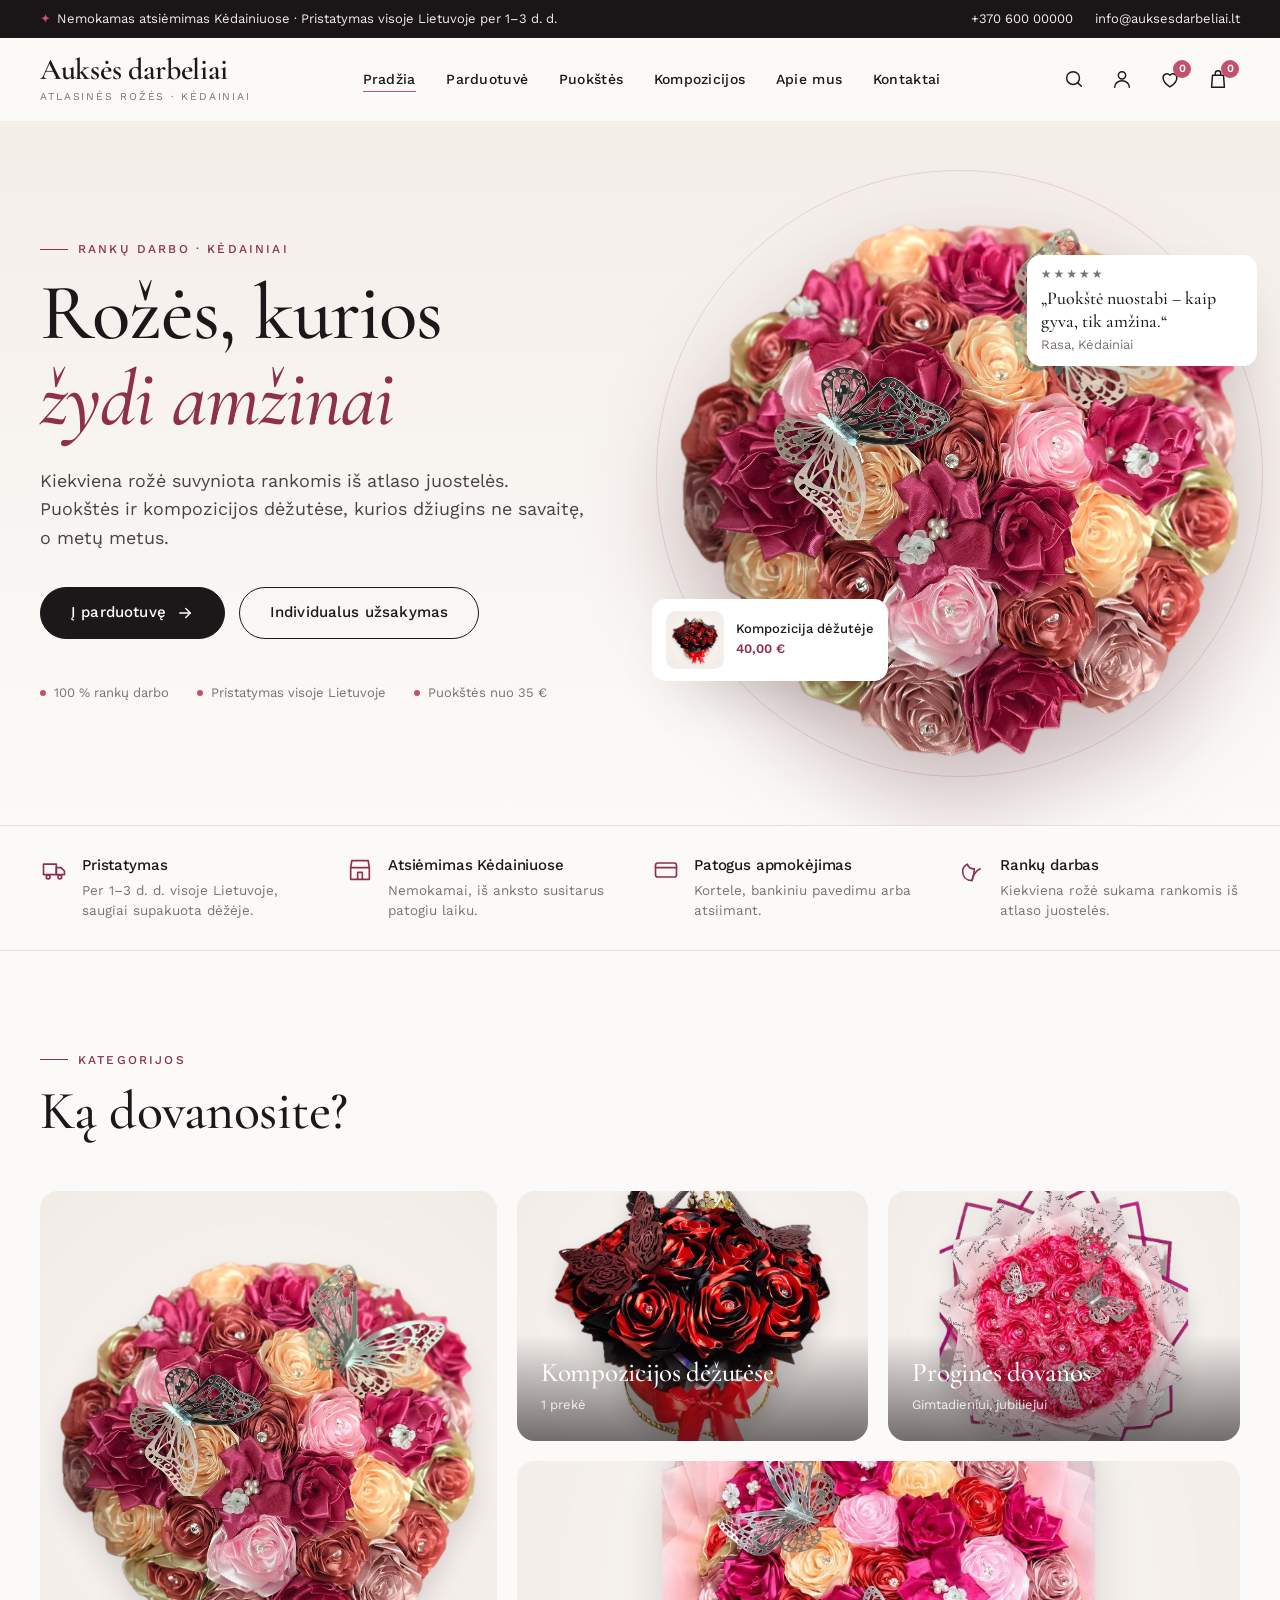
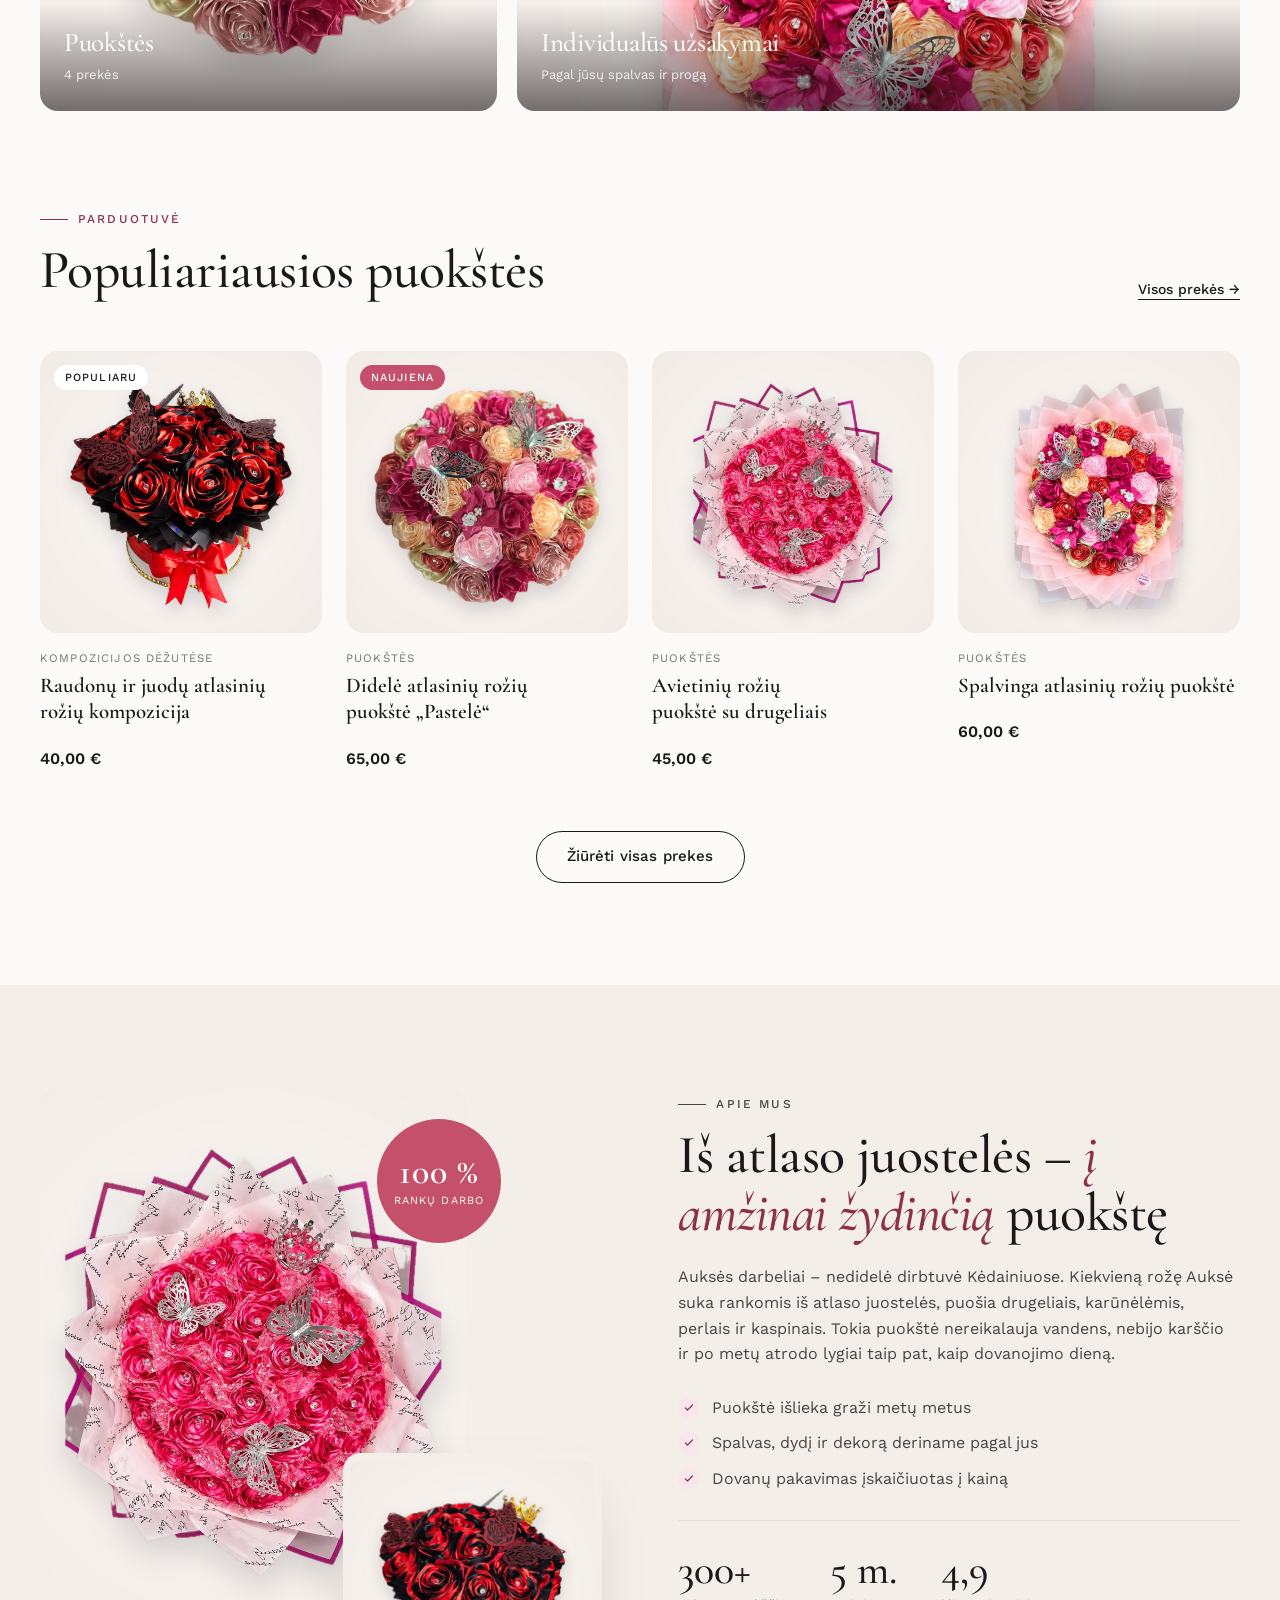
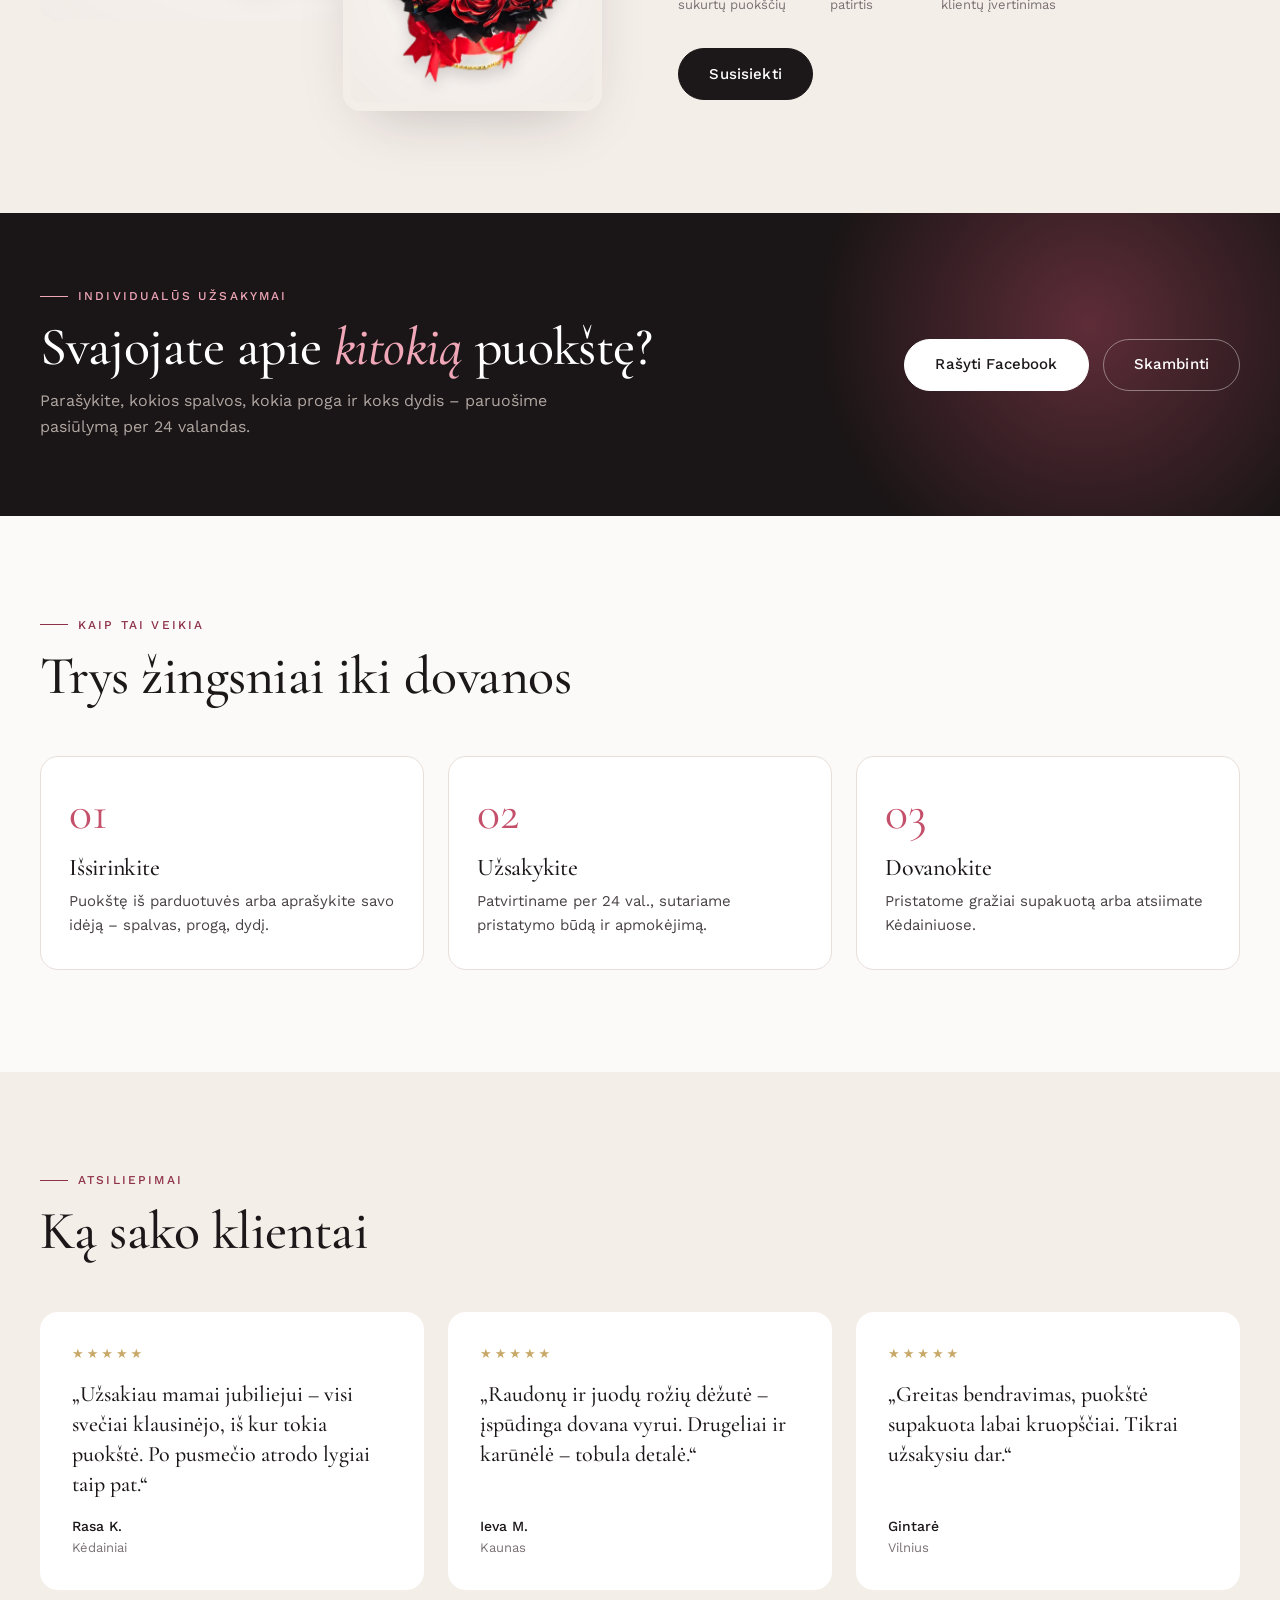
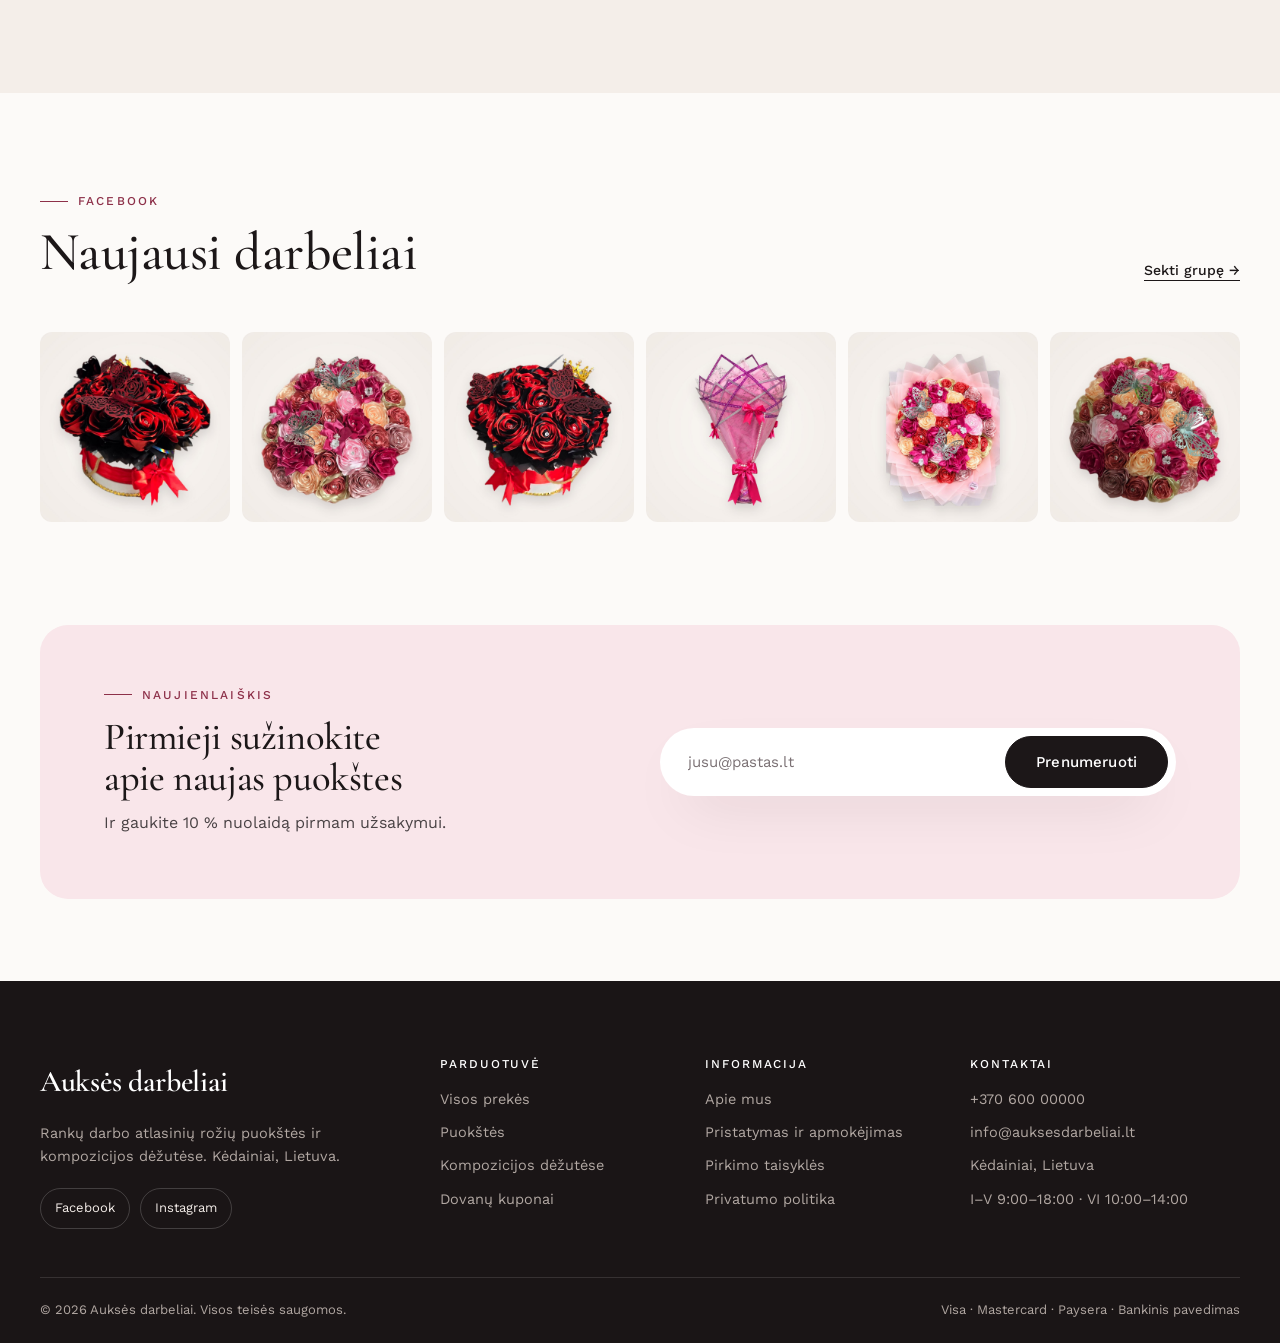
<file: index.html>
<!DOCTYPE html>
<html lang="lt">
<head>
<meta charset="utf-8">
<meta name="viewport" content="width=device-width, initial-scale=1">
<title>Auksės darbeliai – rankų darbo atlasinių rožių puokštės | Kėdainiai</title>
<meta name="description" content="Rankų darbo atlasinių rožių puokštės ir kompozicijos dėžutėse, kurios niekada nenuvysta. Kėdainiai, pristatymas visoje Lietuvoje.">
<link rel="preconnect" href="https://fonts.googleapis.com">
<link rel="preconnect" href="https://fonts.gstatic.com" crossorigin>
<link href="https://fonts.googleapis.com/css2?family=Cormorant+Garamond:ital,wght@0,500;0,600;1,500&family=Work+Sans:wght@300;400;500;600&display=swap" rel="stylesheet">
<link rel="stylesheet" href="assets/css/style.css">
</head>
<body class="page-home">
<a class="skip" href="#main">Pereiti į turinį</a>

<div class="topbar">
  <div class="container topbar__inner">
    <p class="topbar__msg"><span>✦</span>Nemokamas atsiėmimas Kėdainiuose · Pristatymas visoje Lietuvoje per 1–3 d. d.</p>
    <div class="topbar__links"><a href="tel:+37060000000">+370 600 00000</a><a href="mailto:info@auksesdarbeliai.lt">info@auksesdarbeliai.lt</a></div>
  </div>
</div>

<header class="header" id="header">
  <div class="container header__inner">
    <button class="burger" aria-label="Meniu" aria-expanded="false" data-nav-toggle><span></span><span></span><span></span></button>
    <a class="brand" href="index.html"><span class="brand__name">Auksės darbeliai</span><span class="brand__sub">Atlasinės rožės · Kėdainiai</span></a>
    <nav class="nav" id="nav" aria-label="Pagrindinis meniu">
      <ul>
        <li><a href="index.html" class="is-active">Pradžia</a></li>
        <li><a href="parduotuve.html">Parduotuvė</a></li>
        <li><a href="parduotuve.html#puokstes">Puokštės</a></li>
        <li><a href="parduotuve.html#kompozicijos">Kompozicijos</a></li>
        <li><a href="#apie">Apie mus</a></li>
        <li><a href="#kontaktai">Kontaktai</a></li>
      </ul>
    </nav>
    <div class="header__actions">
      <button class="icon-btn" aria-label="Paieška"><svg viewBox="0 0 24 24" fill="none" stroke="currentColor" stroke-width="1.6" stroke-linecap="round" stroke-linejoin="round"><circle cx="11" cy="11" r="7"/><path d="m20 20-3.5-3.5"/></svg></button>
      <a class="icon-btn" href="#" aria-label="Paskyra"><svg viewBox="0 0 24 24" fill="none" stroke="currentColor" stroke-width="1.6" stroke-linecap="round" stroke-linejoin="round"><circle cx="12" cy="8" r="4"/><path d="M4 21c0-4 3.6-7 8-7s8 3 8 7"/></svg></a>
      <a class="icon-btn" href="#" aria-label="Norų sąrašas"><svg viewBox="0 0 24 24" fill="none" stroke="currentColor" stroke-width="1.6" stroke-linecap="round" stroke-linejoin="round"><path d="M12 20.5s-7.5-4.6-7.5-10A4.2 4.2 0 0 1 12 8a4.2 4.2 0 0 1 7.5 2.5c0 5.4-7.5 10-7.5 10Z"/></svg><span class="icon-btn__count" data-wish-count>0</span></a>
      <a class="icon-btn" href="#" aria-label="Krepšelis"><svg viewBox="0 0 24 24" fill="none" stroke="currentColor" stroke-width="1.6" stroke-linecap="round" stroke-linejoin="round"><path d="M6 8h12l1 13H5L6 8Z"/><path d="M9 8V6a3 3 0 0 1 6 0v2"/></svg><span class="icon-btn__count" data-cart-count>0</span></a>
    </div>
  </div>
</header>

<main id="main">

  <!-- HERO -->
  <section class="hero">
    <div class="container hero__inner">
      <div class="hero__copy reveal">
        <p class="eyebrow">Rankų darbo · Kėdainiai</p>
        <h1>Rožės, kurios <em>žydi amžinai</em></h1>
        <p class="lead">Kiekviena rožė suvyniota rankomis iš atlaso juostelės. Puokštės ir kompozicijos dėžutėse, kurios džiugins ne savaitę, o metų metus.</p>
        <div class="hero__cta">
          <a class="btn" href="parduotuve.html">Į parduotuvę <svg viewBox="0 0 24 24" fill="none" stroke="currentColor" stroke-width="1.8" stroke-linecap="round" stroke-linejoin="round"><path d="M5 12h14"/><path d="m13 6 6 6-6 6"/></svg></a>
          <a class="btn btn--ghost" href="#uzsakymas">Individualus užsakymas</a>
        </div>
        <ul class="hero__meta"><li>100 % rankų darbo</li><li>Pristatymas visoje Lietuvoje</li><li>Puokštės nuo 35 €</li></ul>
      </div>
      <div class="hero__visual reveal" style="--d:.15s">
        <div class="hero__blob"></div>
        <img class="hero__img" src="assets/img/hero-bouquet.png" alt="Didelė atlasinių rožių puokštė su drugeliais" fetchpriority="high">
        <div class="hero__card hero__card--1"><img src="assets/img/products/rozes-raudona-juoda-dezute-1.jpg" alt=""><div><strong>Kompozicija dėžutėje</strong><span>40,00 €</span></div></div>
        <div class="hero__card hero__card--2"><span class="hero__card-stars">★★★★★</span><strong>„Puokštė nuostabi – kaip gyva, tik amžina.“</strong><span>Rasa, Kėdainiai</span></div>
      </div>
    </div>
  </section>

  <!-- USP -->
  <section class="usp">
    <div class="container usp__grid">
      <div class="usp__item reveal"><svg viewBox="0 0 24 24" fill="none" stroke="currentColor" stroke-width="1.4" stroke-linecap="round" stroke-linejoin="round"><path d="M3 7h11v9H3z"/><path d="M14 10h4l3 3v3h-7z"/><circle cx="7" cy="18" r="1.6"/><circle cx="17" cy="18" r="1.6"/></svg><div><h3>Pristatymas</h3><p>Per 1–3 d. d. visoje Lietuvoje, saugiai supakuota dėžėje.</p></div></div>
      <div class="usp__item reveal" style="--d:.08s"><svg viewBox="0 0 24 24" fill="none" stroke="currentColor" stroke-width="1.4" stroke-linecap="round" stroke-linejoin="round"><path d="M4 10 5 4h14l1 6"/><path d="M4 10h16v10H4z"/><path d="M10 20v-6h4v6"/></svg><div><h3>Atsiėmimas Kėdainiuose</h3><p>Nemokamai, iš anksto susitarus patogiu laiku.</p></div></div>
      <div class="usp__item reveal" style="--d:.16s"><svg viewBox="0 0 24 24" fill="none" stroke="currentColor" stroke-width="1.4" stroke-linecap="round" stroke-linejoin="round"><rect x="3" y="6" width="18" height="12" rx="2"/><path d="M3 10h18"/></svg><div><h3>Patogus apmokėjimas</h3><p>Kortele, bankiniu pavedimu arba atsiimant.</p></div></div>
      <div class="usp__item reveal" style="--d:.24s"><svg viewBox="0 0 24 24" fill="none" stroke="currentColor" stroke-width="1.4" stroke-linecap="round" stroke-linejoin="round"><path d="M12 21c-5 0-8-3-8-8 0-3 2-5 4-6 1 3 3 4 6 4 0 4-1 7-2 10Z"/><path d="M12 21c1-5 3-8 7-10"/></svg><div><h3>Rankų darbas</h3><p>Kiekviena rožė sukama rankomis iš atlaso juostelės.</p></div></div>
    </div>
  </section>

  <!-- KATEGORIJOS -->
  <section class="section cats">
    <div class="container">
      <div class="section__head"><p class="eyebrow">Kategorijos</p><h2>Ką dovanosite?</h2></div>
      <div class="cats__grid">
        <a class="cat reveal" href="parduotuve.html#puokstes"><img src="assets/img/products/puokste-pastele-didele-1.jpg" alt="Atlasinių rožių puokštės"><span class="cat__arrow"><svg viewBox="0 0 24 24" fill="none" stroke="currentColor" stroke-width="1.8" stroke-linecap="round" stroke-linejoin="round"><path d="M7 17 17 7"/><path d="M9 7h8v8"/></svg></span><div class="cat__body"><h3>Puokštės</h3><span>4 prekės</span></div></a>
        <a class="cat reveal" href="parduotuve.html#kompozicijos" style="--d:.08s"><img src="assets/img/products/rozes-raudona-juoda-dezute-1.jpg" alt="Kompozicijos dėžutėse"><span class="cat__arrow"><svg viewBox="0 0 24 24" fill="none" stroke="currentColor" stroke-width="1.8" stroke-linecap="round" stroke-linejoin="round"><path d="M7 17 17 7"/><path d="M9 7h8v8"/></svg></span><div class="cat__body"><h3>Kompozicijos dėžutėse</h3><span>1 prekė</span></div></a>
        <a class="cat reveal" href="parduotuve.html" style="--d:.16s"><img src="assets/img/products/puokste-avietine-drugeliai-1.jpg" alt="Proginės dovanos"><span class="cat__arrow"><svg viewBox="0 0 24 24" fill="none" stroke="currentColor" stroke-width="1.8" stroke-linecap="round" stroke-linejoin="round"><path d="M7 17 17 7"/><path d="M9 7h8v8"/></svg></span><div class="cat__body"><h3>Proginės dovanos</h3><span>Gimtadieniui, jubiliejui</span></div></a>
        <a class="cat reveal" href="#uzsakymas" style="--d:.24s"><img src="assets/img/products/puokste-spalvinga-1.jpg" alt="Individualūs užsakymai"><span class="cat__arrow"><svg viewBox="0 0 24 24" fill="none" stroke="currentColor" stroke-width="1.8" stroke-linecap="round" stroke-linejoin="round"><path d="M7 17 17 7"/><path d="M9 7h8v8"/></svg></span><div class="cat__body"><h3>Individualūs užsakymai</h3><span>Pagal jūsų spalvas ir progą</span></div></a>
      </div>
    </div>
  </section>

  <!-- POPULIARIAUSIOS PREKĖS -->
  <section class="section products" style="padding-top:0">
    <div class="container">
      <div class="section__head section__head--row">
        <div><p class="eyebrow">Parduotuvė</p><h2>Populiariausios puokštės</h2></div>
        <a class="link" href="parduotuve.html">Visos prekės →</a>
      </div>
      <div class="grid">

        <article class="card reveal">
          <a class="card__media" href="parduotuve.html"><img class="card__img" src="assets/img/products/rozes-raudona-juoda-dezute-1.jpg" alt="Raudonų ir juodų atlasinių rožių kompozicija" width="1000" height="1000"><img class="card__img card__img--alt" src="assets/img/products/rozes-raudona-juoda-dezute-2.jpg" alt="" loading="lazy" width="1000" height="1000"><span class="badge">Populiaru</span></a>
          <button class="card__wish" aria-label="Į norų sąrašą" data-wish><svg viewBox="0 0 24 24" fill="none" stroke="currentColor" stroke-width="1.6" stroke-linecap="round" stroke-linejoin="round"><path d="M12 20.5s-7.5-4.6-7.5-10A4.2 4.2 0 0 1 12 8a4.2 4.2 0 0 1 7.5 2.5c0 5.4-7.5 10-7.5 10Z"/></svg></button>
          <div class="card__body"><p class="card__cat">Kompozicijos dėžutėse</p><h3 class="card__title"><a href="parduotuve.html">Raudonų ir juodų atlasinių rožių kompozicija</a></h3><div class="card__row"><span class="price">40,00 €</span><button class="btn btn--small" data-add>Į krepšelį</button></div></div>
        </article>

        <article class="card reveal" style="--d:.08s">
          <a class="card__media" href="parduotuve.html"><img class="card__img" src="assets/img/products/puokste-pastele-didele-1.jpg" alt="Didelė atlasinių rožių puokštė „Pastelė“" width="1000" height="1000"><img class="card__img card__img--alt" src="assets/img/products/puokste-pastele-didele-2.jpg" alt="" loading="lazy" width="1000" height="1000"><span class="badge badge--new">Naujiena</span></a>
          <button class="card__wish" aria-label="Į norų sąrašą" data-wish><svg viewBox="0 0 24 24" fill="none" stroke="currentColor" stroke-width="1.6" stroke-linecap="round" stroke-linejoin="round"><path d="M12 20.5s-7.5-4.6-7.5-10A4.2 4.2 0 0 1 12 8a4.2 4.2 0 0 1 7.5 2.5c0 5.4-7.5 10-7.5 10Z"/></svg></button>
          <div class="card__body"><p class="card__cat">Puokštės</p><h3 class="card__title"><a href="parduotuve.html">Didelė atlasinių rožių puokštė „Pastelė“</a></h3><div class="card__row"><span class="price">65,00 €</span><button class="btn btn--small" data-add>Į krepšelį</button></div></div>
        </article>

        <article class="card reveal" style="--d:.16s">
          <a class="card__media" href="parduotuve.html"><img class="card__img" src="assets/img/products/puokste-avietine-drugeliai-1.jpg" alt="Avietinių rožių puokštė su drugeliais" width="1000" height="1000"></a>
          <button class="card__wish" aria-label="Į norų sąrašą" data-wish><svg viewBox="0 0 24 24" fill="none" stroke="currentColor" stroke-width="1.6" stroke-linecap="round" stroke-linejoin="round"><path d="M12 20.5s-7.5-4.6-7.5-10A4.2 4.2 0 0 1 12 8a4.2 4.2 0 0 1 7.5 2.5c0 5.4-7.5 10-7.5 10Z"/></svg></button>
          <div class="card__body"><p class="card__cat">Puokštės</p><h3 class="card__title"><a href="parduotuve.html">Avietinių rožių puokštė su drugeliais</a></h3><div class="card__row"><span class="price">45,00 €</span><button class="btn btn--small" data-add>Į krepšelį</button></div></div>
        </article>

        <article class="card reveal" style="--d:.24s">
          <a class="card__media" href="parduotuve.html"><img class="card__img" src="assets/img/products/puokste-spalvinga-1.jpg" alt="Spalvinga atlasinių rožių puokštė" width="1000" height="1000"></a>
          <button class="card__wish" aria-label="Į norų sąrašą" data-wish><svg viewBox="0 0 24 24" fill="none" stroke="currentColor" stroke-width="1.6" stroke-linecap="round" stroke-linejoin="round"><path d="M12 20.5s-7.5-4.6-7.5-10A4.2 4.2 0 0 1 12 8a4.2 4.2 0 0 1 7.5 2.5c0 5.4-7.5 10-7.5 10Z"/></svg></button>
          <div class="card__body"><p class="card__cat">Puokštės</p><h3 class="card__title"><a href="parduotuve.html">Spalvinga atlasinių rožių puokštė</a></h3><div class="card__row"><span class="price">60,00 €</span><button class="btn btn--small" data-add>Į krepšelį</button></div></div>
        </article>

      </div>
      <div class="products__more"><a class="btn btn--ghost" href="parduotuve.html">Žiūrėti visas prekes</a></div>
    </div>
  </section>

  <!-- APIE -->
  <section class="section about" id="apie">
    <div class="container about__inner">
      <div class="about__media reveal">
        <img class="about__img about__img--main" src="assets/img/products/puokste-avietine-drugeliai-1.jpg" alt="Avietinių atlasinių rožių puokštė">
        <img class="about__img about__img--small" src="assets/img/products/rozes-raudona-juoda-dezute-3.jpg" alt="Kompozicija dėžutėje iš arti">
        <div class="about__stamp"><span>100 %</span>rankų darbo</div>
      </div>
      <div class="about__copy reveal" style="--d:.1s">
        <p class="eyebrow">Apie mus</p>
        <h2>Iš atlaso juostelės – <em>į amžinai žydinčią</em> puokštę</h2>
        <p>Auksės darbeliai – nedidelė dirbtuvė Kėdainiuose. Kiekvieną rožę Auksė suka rankomis iš atlaso juostelės, puošia drugeliais, karūnėlėmis, perlais ir kaspinais. Tokia puokštė nereikalauja vandens, nebijo karščio ir po metų atrodo lygiai taip pat, kaip dovanojimo dieną.</p>
        <ul class="checks"><li>Puokštė išlieka graži metų metus</li><li>Spalvas, dydį ir dekorą deriname pagal jus</li><li>Dovanų pakavimas įskaičiuotas į kainą</li></ul>
        <div class="stats"><div><strong>300+</strong><span>sukurtų puokščių</span></div><div><strong>5 m.</strong><span>patirtis</span></div><div><strong>4,9</strong><span>klientų įvertinimas</span></div></div>
        <a class="btn" href="#kontaktai">Susisiekti</a>
      </div>
    </div>
  </section>

  <!-- INDIVIDUALŪS UŽSAKYMAI -->
  <section class="band" id="uzsakymas">
    <div class="container band__inner">
      <div class="band__copy reveal"><p class="eyebrow">Individualūs užsakymai</p><h2>Svajojate apie <em>kitokią</em> puokštę?</h2><p>Parašykite, kokios spalvos, kokia proga ir koks dydis – paruošime pasiūlymą per 24 valandas.</p></div>
      <div class="band__actions reveal" style="--d:.1s"><a class="btn" href="https://www.facebook.com/groups/1241429364391938" target="_blank" rel="noopener">Rašyti Facebook</a><a class="btn btn--ghost" href="tel:+37060000000">Skambinti</a></div>
    </div>
  </section>

  <!-- KAIP TAI VEIKIA -->
  <section class="section steps">
    <div class="container">
      <div class="section__head"><p class="eyebrow">Kaip tai veikia</p><h2>Trys žingsniai iki dovanos</h2></div>
      <ol class="steps__grid">
        <li class="reveal"><span class="steps__num">01</span><h3>Išsirinkite</h3><p>Puokštę iš parduotuvės arba aprašykite savo idėją – spalvas, progą, dydį.</p></li>
        <li class="reveal" style="--d:.1s"><span class="steps__num">02</span><h3>Užsakykite</h3><p>Patvirtiname per 24 val., sutariame pristatymo būdą ir apmokėjimą.</p></li>
        <li class="reveal" style="--d:.2s"><span class="steps__num">03</span><h3>Dovanokite</h3><p>Pristatome gražiai supakuotą arba atsiimate Kėdainiuose.</p></li>
      </ol>
    </div>
  </section>

  <!-- ATSILIEPIMAI -->
  <section class="section quotes">
    <div class="container">
      <div class="section__head"><p class="eyebrow">Atsiliepimai</p><h2>Ką sako klientai</h2></div>
      <div class="quotes__grid">
        <figure class="quote reveal"><div class="quote__stars">★★★★★</div><blockquote>„Užsakiau mamai jubiliejui – visi svečiai klausinėjo, iš kur tokia puokštė. Po pusmečio atrodo lygiai taip pat.“</blockquote><figcaption>Rasa K. <span>Kėdainiai</span></figcaption></figure>
        <figure class="quote reveal" style="--d:.1s"><div class="quote__stars">★★★★★</div><blockquote>„Raudonų ir juodų rožių dėžutė – įspūdinga dovana vyrui. Drugeliai ir karūnėlė – tobula detalė.“</blockquote><figcaption>Ieva M. <span>Kaunas</span></figcaption></figure>
        <figure class="quote reveal" style="--d:.2s"><div class="quote__stars">★★★★★</div><blockquote>„Greitas bendravimas, puokštė supakuota labai kruopščiai. Tikrai užsakysiu dar.“</blockquote><figcaption>Gintarė <span>Vilnius</span></figcaption></figure>
      </div>
    </div>
  </section>

  <!-- GALERIJA -->
  <section class="gallery">
    <div class="container">
      <div class="section__head section__head--row"><div><p class="eyebrow">Facebook</p><h2>Naujausi darbeliai</h2></div><a class="link" href="https://www.facebook.com/groups/1241429364391938" target="_blank" rel="noopener">Sekti grupę →</a></div>
      <div class="gallery__grid">
        <a class="reveal" href="https://www.facebook.com/groups/1241429364391938" target="_blank" rel="noopener"><img src="assets/img/products/rozes-raudona-juoda-dezute-4.jpg" alt="" loading="lazy"></a>
        <a class="reveal" href="https://www.facebook.com/groups/1241429364391938" target="_blank" rel="noopener" style="--d:.05s"><img src="assets/img/products/puokste-pastele-didele-3.jpg" alt="" loading="lazy"></a>
        <a class="reveal" href="https://www.facebook.com/groups/1241429364391938" target="_blank" rel="noopener" style="--d:.1s"><img src="assets/img/products/rozes-raudona-juoda-dezute-3.jpg" alt="" loading="lazy"></a>
        <a class="reveal" href="https://www.facebook.com/groups/1241429364391938" target="_blank" rel="noopener" style="--d:.15s"><img src="assets/img/products/puokste-rozine-blizganti-1.jpg" alt="" loading="lazy"></a>
        <a class="reveal" href="https://www.facebook.com/groups/1241429364391938" target="_blank" rel="noopener" style="--d:.2s"><img src="assets/img/products/puokste-spalvinga-1.jpg" alt="" loading="lazy"></a>
        <a class="reveal" href="https://www.facebook.com/groups/1241429364391938" target="_blank" rel="noopener" style="--d:.25s"><img src="assets/img/products/puokste-pastele-didele-4.jpg" alt="" loading="lazy"></a>
      </div>
    </div>
  </section>

  <!-- NAUJIENLAIŠKIS -->
  <section class="section newsletter">
    <div class="container newsletter__inner reveal">
      <div><p class="eyebrow">Naujienlaiškis</p><h2>Pirmieji sužinokite apie naujas puokštes</h2><p>Ir gaukite 10 % nuolaidą pirmam užsakymui.</p></div>
      <form class="newsletter__form" data-demo-form><label class="sr-only" for="nl">El. paštas</label><input id="nl" type="email" placeholder="jusu@pastas.lt" required><button class="btn" type="submit">Prenumeruoti</button></form>
    </div>
  </section>

</main>

<footer class="footer" id="kontaktai">
  <div class="container footer__grid">
    <div class="footer__brand"><span class="brand__name">Auksės darbeliai</span><p>Rankų darbo atlasinių rožių puokštės ir kompozicijos dėžutėse. Kėdainiai, Lietuva.</p><div class="footer__social"><a href="https://www.facebook.com/groups/1241429364391938" target="_blank" rel="noopener">Facebook</a><a href="#">Instagram</a></div></div>
    <div><h4>Parduotuvė</h4><ul><li><a href="parduotuve.html">Visos prekės</a></li><li><a href="parduotuve.html#puokstes">Puokštės</a></li><li><a href="parduotuve.html#kompozicijos">Kompozicijos dėžutėse</a></li><li><a href="#">Dovanų kuponai</a></li></ul></div>
    <div><h4>Informacija</h4><ul><li><a href="#apie">Apie mus</a></li><li><a href="#">Pristatymas ir apmokėjimas</a></li><li><a href="#">Pirkimo taisyklės</a></li><li><a href="#">Privatumo politika</a></li></ul></div>
    <div><h4>Kontaktai</h4><ul><li><a href="tel:+37060000000">+370 600 00000</a></li><li><a href="mailto:info@auksesdarbeliai.lt">info@auksesdarbeliai.lt</a></li><li>Kėdainiai, Lietuva</li><li>I–V 9:00–18:00 · VI 10:00–14:00</li></ul></div>
  </div>
  <div class="container footer__bottom"><p>© 2026 Auksės darbeliai. Visos teisės saugomos.</p><p>Visa · Mastercard · Paysera · Bankinis pavedimas</p></div>
</footer>

<div class="toast" data-toast role="status" aria-live="polite"></div>
<script src="assets/js/main.js"></script>
</body>
</html>
</file>
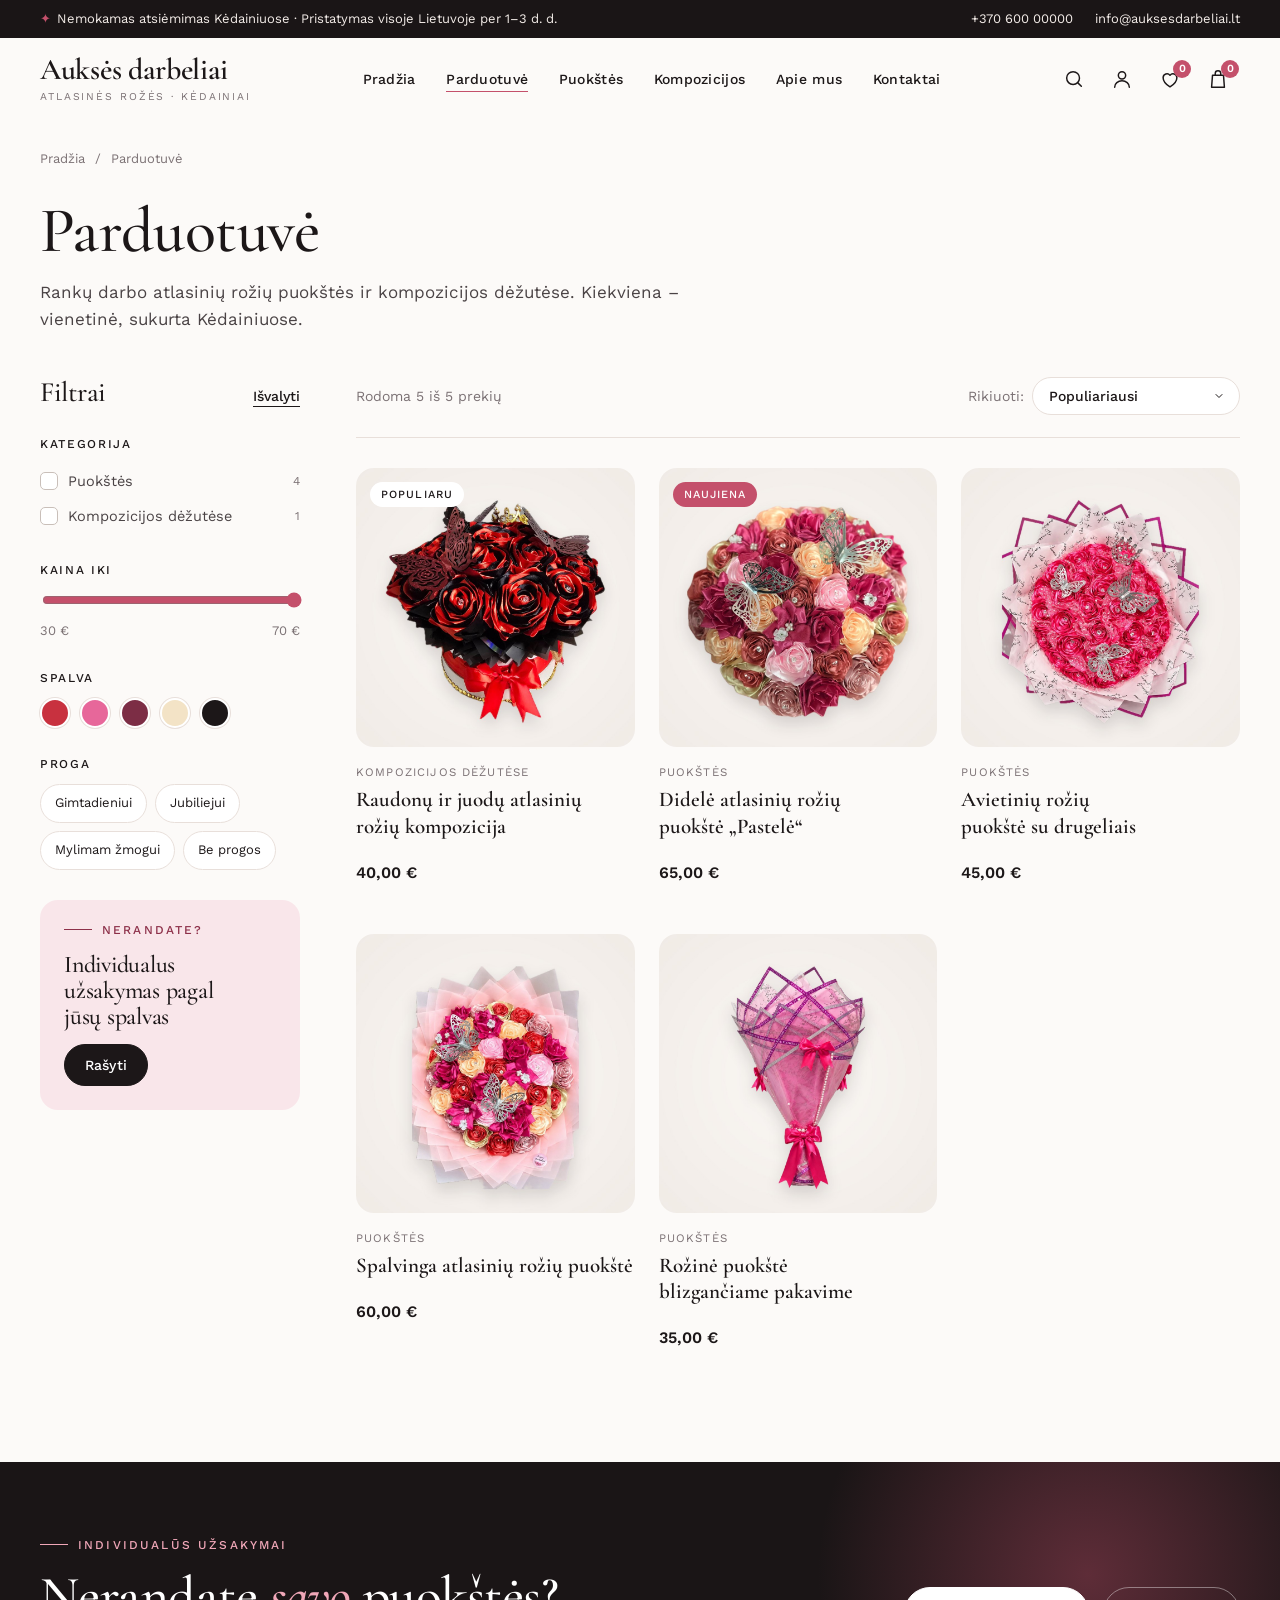
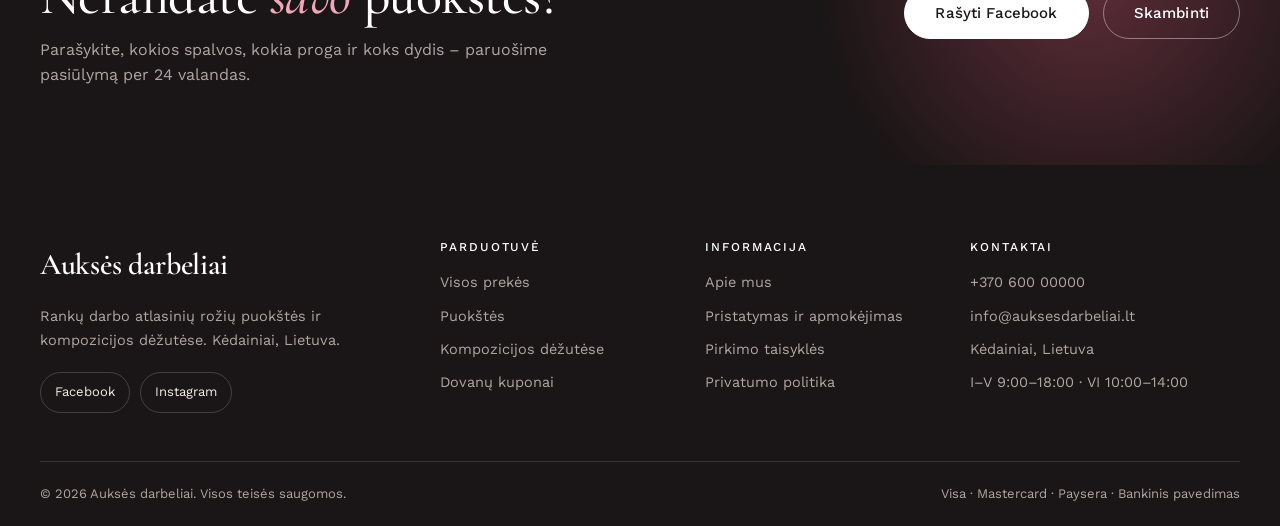
<file: parduotuve.html>
<!DOCTYPE html>
<html lang="lt">
<head>
<meta charset="utf-8">
<meta name="viewport" content="width=device-width, initial-scale=1">
<title>Parduotuvė – Auksės darbeliai | Atlasinių rožių puokštės</title>
<meta name="description" content="Rankų darbo atlasinių rožių puokštės ir kompozicijos dėžutėse. Kiekviena – vienetinė.">
<link rel="preconnect" href="https://fonts.googleapis.com">
<link rel="preconnect" href="https://fonts.gstatic.com" crossorigin>
<link href="https://fonts.googleapis.com/css2?family=Cormorant+Garamond:ital,wght@0,500;0,600;1,500&family=Work+Sans:wght@300;400;500;600&display=swap" rel="stylesheet">
<link rel="stylesheet" href="assets/css/style.css">
</head>
<body class="page-shop">
<a class="skip" href="#main">Pereiti į turinį</a>

<div class="topbar">
  <div class="container topbar__inner">
    <p class="topbar__msg"><span>✦</span>Nemokamas atsiėmimas Kėdainiuose · Pristatymas visoje Lietuvoje per 1–3 d. d.</p>
    <div class="topbar__links"><a href="tel:+37060000000">+370 600 00000</a><a href="mailto:info@auksesdarbeliai.lt">info@auksesdarbeliai.lt</a></div>
  </div>
</div>

<header class="header" id="header">
  <div class="container header__inner">
    <button class="burger" aria-label="Meniu" aria-expanded="false" data-nav-toggle><span></span><span></span><span></span></button>
    <a class="brand" href="index.html"><span class="brand__name">Auksės darbeliai</span><span class="brand__sub">Atlasinės rožės · Kėdainiai</span></a>
    <nav class="nav" id="nav" aria-label="Pagrindinis meniu">
      <ul>
        <li><a href="index.html">Pradžia</a></li>
        <li><a href="parduotuve.html" class="is-active">Parduotuvė</a></li>
        <li><a href="parduotuve.html#puokstes">Puokštės</a></li>
        <li><a href="parduotuve.html#kompozicijos">Kompozicijos</a></li>
        <li><a href="index.html#apie">Apie mus</a></li>
        <li><a href="#kontaktai">Kontaktai</a></li>
      </ul>
    </nav>
    <div class="header__actions">
      <button class="icon-btn" aria-label="Paieška"><svg viewBox="0 0 24 24" fill="none" stroke="currentColor" stroke-width="1.6" stroke-linecap="round" stroke-linejoin="round"><circle cx="11" cy="11" r="7"/><path d="m20 20-3.5-3.5"/></svg></button>
      <a class="icon-btn" href="#" aria-label="Paskyra"><svg viewBox="0 0 24 24" fill="none" stroke="currentColor" stroke-width="1.6" stroke-linecap="round" stroke-linejoin="round"><circle cx="12" cy="8" r="4"/><path d="M4 21c0-4 3.6-7 8-7s8 3 8 7"/></svg></a>
      <a class="icon-btn" href="#" aria-label="Norų sąrašas"><svg viewBox="0 0 24 24" fill="none" stroke="currentColor" stroke-width="1.6" stroke-linecap="round" stroke-linejoin="round"><path d="M12 20.5s-7.5-4.6-7.5-10A4.2 4.2 0 0 1 12 8a4.2 4.2 0 0 1 7.5 2.5c0 5.4-7.5 10-7.5 10Z"/></svg><span class="icon-btn__count" data-wish-count>0</span></a>
      <a class="icon-btn" href="#" aria-label="Krepšelis"><svg viewBox="0 0 24 24" fill="none" stroke="currentColor" stroke-width="1.6" stroke-linecap="round" stroke-linejoin="round"><path d="M6 8h12l1 13H5L6 8Z"/><path d="M9 8V6a3 3 0 0 1 6 0v2"/></svg><span class="icon-btn__count" data-cart-count>0</span></a>
    </div>
  </div>
</header>

<main id="main" class="shop">
  <div class="container">
    <nav class="crumbs" aria-label="Naršymo kelias"><a href="index.html">Pradžia</a><span>/</span><span>Parduotuvė</span></nav>
    <header class="shop__head reveal">
      <h1>Parduotuvė</h1>
      <p>Rankų darbo atlasinių rožių puokštės ir kompozicijos dėžutėse. Kiekviena – vienetinė, sukurta Kėdainiuose.</p>
    </header>

    <div class="shop__layout">

      <!-- FILTRAI (Xstore / WooCommerce sidebar ekvivalentas) -->
      <aside class="filters" id="filters" aria-label="Filtrai">
        <div class="filters__head"><h2>Filtrai</h2><button class="link" type="button" data-filter-reset>Išvalyti</button></div>
        <div class="filter">
          <h3>Kategorija</h3>
          <label><input type="checkbox" name="cat" value="puokstes"> Puokštės <span>4</span></label>
          <label><input type="checkbox" name="cat" value="kompozicijos"> Kompozicijos dėžutėse <span>1</span></label>
        </div>
        <div class="filter">
          <h3>Kaina iki</h3>
          <div class="price-range"><input type="range" min="30" max="70" step="5" value="70" data-price-max aria-label="Maksimali kaina"><div class="price-range__labels"><span>30 €</span><span data-price-label>70 €</span></div></div>
        </div>
        <div class="filter">
          <h3>Spalva</h3>
          <div class="swatches">
            <button class="swatch" type="button" style="--c:#c8313f" data-color="raudona" aria-label="Raudona"></button>
            <button class="swatch" type="button" style="--c:#e7679a" data-color="rozine" aria-label="Rožinė"></button>
            <button class="swatch" type="button" style="--c:#7c2d45" data-color="bordo" aria-label="Bordo"></button>
            <button class="swatch" type="button" style="--c:#f3e3c6" data-color="kremine" aria-label="Kreminė"></button>
            <button class="swatch" type="button" style="--c:#1c1718" data-color="juoda" aria-label="Juoda"></button>
          </div>
        </div>
        <div class="filter">
          <h3>Proga</h3>
          <div class="tags">
            <button class="tag" type="button" data-tag="gimtadienis">Gimtadieniui</button>
            <button class="tag" type="button" data-tag="jubiliejus">Jubiliejui</button>
            <button class="tag" type="button" data-tag="meile">Mylimam žmogui</button>
            <button class="tag" type="button" data-tag="be-progos">Be progos</button>
          </div>
        </div>
        <div class="filters__promo"><p class="eyebrow">Nerandate?</p><h3>Individualus užsakymas pagal jūsų spalvas</h3><a class="btn btn--small" href="index.html#uzsakymas">Rašyti</a></div>
        <button class="btn btn--ghost btn--small filters-toggle" type="button" data-filters-toggle>Uždaryti</button>
      </aside>

      <div class="shop__main">
        <div class="toolbar">
          <p class="toolbar__count">Rodoma <span data-count>5</span> iš 5 prekių</p>
          <div class="toolbar__right">
            <button class="btn btn--ghost btn--small filters-toggle" type="button" data-filters-toggle>Filtrai</button>
            <label class="sort">Rikiuoti: <select data-sort aria-label="Rikiavimas"><option value="pop">Populiariausi</option><option value="new">Naujausi</option><option value="asc">Kaina: nuo mažiausios</option><option value="desc">Kaina: nuo didžiausios</option></select></label>
          </div>
        </div>

        <div class="grid grid--shop" data-grid>

          <article class="card reveal" data-order="1" data-price="40" data-cat="kompozicijos" data-color="raudona juoda" data-tags="gimtadienis jubiliejus meile" data-date="2026-10-11">
            <a class="card__media" href="#"><img class="card__img" src="assets/img/products/rozes-raudona-juoda-dezute-1.jpg" alt="Raudonų ir juodų atlasinių rožių kompozicija dėžutėje" width="1000" height="1000"><img class="card__img card__img--alt" src="assets/img/products/rozes-raudona-juoda-dezute-2.jpg" alt="" loading="lazy" width="1000" height="1000"><span class="badge">Populiaru</span></a>
            <button class="card__wish" aria-label="Į norų sąrašą" data-wish><svg viewBox="0 0 24 24" fill="none" stroke="currentColor" stroke-width="1.6" stroke-linecap="round" stroke-linejoin="round"><path d="M12 20.5s-7.5-4.6-7.5-10A4.2 4.2 0 0 1 12 8a4.2 4.2 0 0 1 7.5 2.5c0 5.4-7.5 10-7.5 10Z"/></svg></button>
            <div class="card__body"><p class="card__cat">Kompozicijos dėžutėse</p><h3 class="card__title"><a href="#">Raudonų ir juodų atlasinių rožių kompozicija</a></h3><div class="card__row"><span class="price">40,00 €</span><button class="btn btn--small" data-add>Į krepšelį</button></div></div>
          </article>

          <article class="card reveal" style="--d:.06s" data-order="2" data-price="65" data-cat="puokstes" data-color="rozine bordo kremine" data-tags="jubiliejus meile" data-date="2026-10-12">
            <a class="card__media" href="#"><img class="card__img" src="assets/img/products/puokste-pastele-didele-1.jpg" alt="Didelė atlasinių rožių puokštė „Pastelė“" width="1000" height="1000"><img class="card__img card__img--alt" src="assets/img/products/puokste-pastele-didele-2.jpg" alt="" loading="lazy" width="1000" height="1000"><span class="badge badge--new">Naujiena</span></a>
            <button class="card__wish" aria-label="Į norų sąrašą" data-wish><svg viewBox="0 0 24 24" fill="none" stroke="currentColor" stroke-width="1.6" stroke-linecap="round" stroke-linejoin="round"><path d="M12 20.5s-7.5-4.6-7.5-10A4.2 4.2 0 0 1 12 8a4.2 4.2 0 0 1 7.5 2.5c0 5.4-7.5 10-7.5 10Z"/></svg></button>
            <div class="card__body"><p class="card__cat">Puokštės</p><h3 class="card__title"><a href="#">Didelė atlasinių rožių puokštė „Pastelė“</a></h3><div class="card__row"><span class="price">65,00 €</span><button class="btn btn--small" data-add>Į krepšelį</button></div></div>
          </article>

          <article class="card reveal" style="--d:.12s" data-order="3" data-price="45" data-cat="puokstes" data-color="rozine" data-tags="gimtadienis meile" data-date="2026-10-12">
            <a class="card__media" href="#"><img class="card__img" src="assets/img/products/puokste-avietine-drugeliai-1.jpg" alt="Avietinių rožių puokštė su drugeliais" width="1000" height="1000"></a>
            <button class="card__wish" aria-label="Į norų sąrašą" data-wish><svg viewBox="0 0 24 24" fill="none" stroke="currentColor" stroke-width="1.6" stroke-linecap="round" stroke-linejoin="round"><path d="M12 20.5s-7.5-4.6-7.5-10A4.2 4.2 0 0 1 12 8a4.2 4.2 0 0 1 7.5 2.5c0 5.4-7.5 10-7.5 10Z"/></svg></button>
            <div class="card__body"><p class="card__cat">Puokštės</p><h3 class="card__title"><a href="#">Avietinių rožių puokštė su drugeliais</a></h3><div class="card__row"><span class="price">45,00 €</span><button class="btn btn--small" data-add>Į krepšelį</button></div></div>
          </article>

          <article class="card reveal" style="--d:.18s" data-order="4" data-price="60" data-cat="puokstes" data-color="raudona rozine kremine" data-tags="gimtadienis jubiliejus" data-date="2026-10-12">
            <a class="card__media" href="#"><img class="card__img" src="assets/img/products/puokste-spalvinga-1.jpg" alt="Spalvinga atlasinių rožių puokštė" width="1000" height="1000"></a>
            <button class="card__wish" aria-label="Į norų sąrašą" data-wish><svg viewBox="0 0 24 24" fill="none" stroke="currentColor" stroke-width="1.6" stroke-linecap="round" stroke-linejoin="round"><path d="M12 20.5s-7.5-4.6-7.5-10A4.2 4.2 0 0 1 12 8a4.2 4.2 0 0 1 7.5 2.5c0 5.4-7.5 10-7.5 10Z"/></svg></button>
            <div class="card__body"><p class="card__cat">Puokštės</p><h3 class="card__title"><a href="#">Spalvinga atlasinių rožių puokštė</a></h3><div class="card__row"><span class="price">60,00 €</span><button class="btn btn--small" data-add>Į krepšelį</button></div></div>
          </article>

          <article class="card reveal" style="--d:.24s" data-order="5" data-price="35" data-cat="puokstes" data-color="rozine" data-tags="be-progos meile" data-date="2026-10-12">
            <a class="card__media" href="#"><img class="card__img" src="assets/img/products/puokste-rozine-blizganti-1.jpg" alt="Rožinė puokštė blizgančiame pakavime" width="1000" height="1000"></a>
            <button class="card__wish" aria-label="Į norų sąrašą" data-wish><svg viewBox="0 0 24 24" fill="none" stroke="currentColor" stroke-width="1.6" stroke-linecap="round" stroke-linejoin="round"><path d="M12 20.5s-7.5-4.6-7.5-10A4.2 4.2 0 0 1 12 8a4.2 4.2 0 0 1 7.5 2.5c0 5.4-7.5 10-7.5 10Z"/></svg></button>
            <div class="card__body"><p class="card__cat">Puokštės</p><h3 class="card__title"><a href="#">Rožinė puokštė blizgančiame pakavime</a></h3><div class="card__row"><span class="price">35,00 €</span><button class="btn btn--small" data-add>Į krepšelį</button></div></div>
          </article>

        </div>
        <p class="empty" data-empty hidden>Pagal pasirinktus filtrus prekių nerasta. Pabandykite išvalyti filtrus.</p>
      </div>
    </div>
  </div>

  <section class="band" id="uzsakymas">
    <div class="container band__inner">
      <div class="band__copy reveal"><p class="eyebrow">Individualūs užsakymai</p><h2>Nerandate <em>savo</em> puokštės?</h2><p>Parašykite, kokios spalvos, kokia proga ir koks dydis – paruošime pasiūlymą per 24 valandas.</p></div>
      <div class="band__actions reveal" style="--d:.1s"><a class="btn" href="https://www.facebook.com/groups/1241429364391938" target="_blank" rel="noopener">Rašyti Facebook</a><a class="btn btn--ghost" href="tel:+37060000000">Skambinti</a></div>
    </div>
  </section>
</main>

<footer class="footer" id="kontaktai">
  <div class="container footer__grid">
    <div class="footer__brand"><span class="brand__name">Auksės darbeliai</span><p>Rankų darbo atlasinių rožių puokštės ir kompozicijos dėžutėse. Kėdainiai, Lietuva.</p><div class="footer__social"><a href="https://www.facebook.com/groups/1241429364391938" target="_blank" rel="noopener">Facebook</a><a href="#">Instagram</a></div></div>
    <div><h4>Parduotuvė</h4><ul><li><a href="parduotuve.html">Visos prekės</a></li><li><a href="parduotuve.html#puokstes">Puokštės</a></li><li><a href="parduotuve.html#kompozicijos">Kompozicijos dėžutėse</a></li><li><a href="#">Dovanų kuponai</a></li></ul></div>
    <div><h4>Informacija</h4><ul><li><a href="index.html#apie">Apie mus</a></li><li><a href="#">Pristatymas ir apmokėjimas</a></li><li><a href="#">Pirkimo taisyklės</a></li><li><a href="#">Privatumo politika</a></li></ul></div>
    <div><h4>Kontaktai</h4><ul><li><a href="tel:+37060000000">+370 600 00000</a></li><li><a href="mailto:info@auksesdarbeliai.lt">info@auksesdarbeliai.lt</a></li><li>Kėdainiai, Lietuva</li><li>I–V 9:00–18:00 · VI 10:00–14:00</li></ul></div>
  </div>
  <div class="container footer__bottom"><p>© 2026 Auksės darbeliai. Visos teisės saugomos.</p><p>Visa · Mastercard · Paysera · Bankinis pavedimas</p></div>
</footer>

<div class="toast" data-toast role="status" aria-live="polite"></div>
<script src="assets/js/main.js"></script>
</body>
</html>
</file>
<file: assets/css/style.css>
/* ==========================================================================
   Auksės darbeliai – demo dizainas WP + WooCommerce (Xstore pagrindu)
   Įkvėpta: arvydastry.github.io/geliusalonas  (serif + sans, šiltas šviesus fonas)
   ========================================================================== */
:root{
  --bg:#fcfaf8; --surface:#f4eee9; --surface-2:#ede4de;
  --ink:#1c1718; --ink-2:#4a4345; --muted:#7b7174; --line:#e8dfda;
  --accent:#c4506b; --accent-ink:#8d3049; --accent-soft:#f9e6ea; --gold:#c9a96a;
  --dark:#1a1516; --on-dark:#f4ede9; --on-dark-muted:#b1a7a2;
  --serif:"Cormorant Garamond",Georgia,"Times New Roman",serif;
  --sans:"Work Sans",ui-sans-serif,system-ui,-apple-system,"Segoe UI",sans-serif;
  --radius:18px; --pill:999px; --container:1320px;
  --gutter:clamp(20px,4vw,40px); --section:clamp(64px,8vw,112px);
  --ease:cubic-bezier(.16,1,.3,1); --shadow:0 24px 60px -28px rgb(28 23 24/.28);
}
*,*::before,*::after{box-sizing:border-box}
html{-webkit-text-size-adjust:100%;scroll-behavior:smooth}
body{margin:0;background:var(--bg);color:var(--ink);font:400 16px/1.6 var(--sans);-webkit-font-smoothing:antialiased}
img{max-width:100%;height:auto;display:block}
a{color:inherit;text-decoration:none}
button{font:inherit;color:inherit;background:none;border:0;cursor:pointer;padding:0}
ul,ol{list-style:none;margin:0;padding:0}
p{margin:0}
h1,h2,h3,h4{margin:0;font-family:var(--serif);font-weight:500;line-height:1.08;letter-spacing:-.01em;text-wrap:balance}
h1{font-size:clamp(46px,6.2vw,86px)}
h2{font-size:clamp(36px,4.2vw,58px)}
h3{font-size:clamp(22px,2vw,28px)}
h2 em,h1 em{font-style:italic;color:var(--accent-ink);font-weight:500}
.container{width:min(var(--container),100% - 2*var(--gutter));margin-inline:auto}
.section{padding-block:var(--section)}
.sr-only{position:absolute;width:1px;height:1px;overflow:hidden;clip:rect(0 0 0 0);white-space:nowrap}
.skip{position:absolute;left:-9999px;top:8px;background:var(--ink);color:#fff;padding:10px 16px;border-radius:8px;z-index:100}
.skip:focus{left:8px}
.eyebrow{display:flex;align-items:center;gap:10px;margin-bottom:16px;font:500 12px/1 var(--sans);letter-spacing:.18em;text-transform:uppercase;color:var(--accent-ink)}
.eyebrow::before{content:"";width:28px;height:1px;background:currentColor}
.lead{font-size:clamp(17px,1.4vw,20px);line-height:1.6;color:var(--ink-2);max-width:50ch}
.section__head{max-width:680px;margin-bottom:clamp(32px,4vw,56px)}
.section__head p:not(.eyebrow){margin-top:14px;color:var(--ink-2)}
.section__head--row{max-width:none;display:flex;align-items:flex-end;justify-content:space-between;gap:24px;flex-wrap:wrap}
.link{font:500 14px/1 var(--sans);border-bottom:1px solid currentColor;padding-bottom:3px;transition:color .3s}
.link:hover{color:var(--accent-ink)}

/* Buttons --------------------------------------------------------------- */
.btn{display:inline-flex;align-items:center;justify-content:center;gap:10px;min-height:52px;padding:0 30px;border-radius:var(--pill);border:1px solid var(--ink);background:var(--ink);color:#fff;font:500 15px/1 var(--sans);letter-spacing:.01em;white-space:nowrap;transition:transform .45s var(--ease),background-color .3s,color .3s,border-color .3s,box-shadow .45s var(--ease)}
.btn svg{width:18px;height:18px;transition:transform .45s var(--ease)}
.btn:hover{transform:translateY(-2px);box-shadow:0 16px 30px -16px rgb(28 23 24/.55)}
.btn:hover svg{transform:translateX(3px)}
.btn--ghost{background:transparent;color:var(--ink)}
.btn--ghost:hover{background:var(--ink);color:#fff}
.btn--small{min-height:42px;padding:0 20px;font-size:14px}
.btn.is-added{background:var(--accent);border-color:var(--accent);color:#fff}

/* Topbar + header ------------------------------------------------------- */
.topbar{background:var(--dark);color:var(--on-dark);font-size:13px}
.topbar__inner{display:flex;justify-content:space-between;align-items:center;min-height:38px;gap:16px}
.topbar__msg span{color:var(--accent);margin-right:6px}
.topbar__links{display:flex;gap:22px}
.topbar__links a:hover{color:var(--accent)}
.header{position:sticky;top:0;z-index:40;background:rgb(252 250 248/.92);-webkit-backdrop-filter:saturate(160%) blur(14px);backdrop-filter:saturate(160%) blur(14px);border-bottom:1px solid transparent;transition:border-color .3s,box-shadow .3s}
.header.is-scrolled{border-color:var(--line);box-shadow:0 10px 30px -22px rgb(28 23 24/.3)}
.header__inner{display:grid;grid-template-columns:auto 1fr auto;align-items:center;min-height:82px;gap:24px}
.brand{display:flex;flex-direction:column;line-height:1}
.brand__name{font-family:var(--serif);font-size:30px;font-weight:600;letter-spacing:-.01em;white-space:nowrap}
.brand__sub{font-size:10.5px;letter-spacing:.18em;text-transform:uppercase;color:var(--muted);margin-top:7px;white-space:nowrap}
.nav ul{display:flex;justify-content:center;gap:clamp(18px,2.4vw,36px)}
.nav a{position:relative;display:inline-block;padding:10px 0;font:500 14px/1 var(--sans);letter-spacing:.02em}
.nav a::after{content:"";position:absolute;left:0;right:0;bottom:4px;height:1px;background:var(--accent);transform:scaleX(0);transform-origin:left;transition:transform .45s var(--ease)}
.nav a:hover::after,.nav a.is-active::after{transform:scaleX(1)}
.header__actions{display:flex;gap:4px}
.icon-btn{position:relative;width:44px;height:44px;display:grid;place-items:center;border-radius:50%;transition:background .3s}
.icon-btn:hover{background:var(--surface)}
.icon-btn svg{width:22px;height:22px}
.icon-btn__count{position:absolute;top:3px;right:1px;min-width:18px;height:18px;padding:0 5px;border-radius:999px;background:var(--accent);color:#fff;font:600 11px/18px var(--sans);text-align:center}
.icon-btn__count.bump{animation:bump .45s var(--ease)}
@keyframes bump{50%{transform:scale(1.4)}}
.burger{display:none;position:relative;z-index:52;width:44px;height:44px;flex-direction:column;justify-content:center;gap:5px;align-items:center}
.burger span{width:22px;height:1.5px;background:var(--ink);transition:.4s var(--ease)}
body.nav-open .burger span:nth-child(1){transform:translateY(6.5px) rotate(45deg)}
body.nav-open .burger span:nth-child(2){opacity:0}
body.nav-open .burger span:nth-child(3){transform:translateY(-6.5px) rotate(-45deg)}

/* Hero ------------------------------------------------------------------- */
.hero{position:relative;overflow:hidden;background:linear-gradient(180deg,var(--surface) 0%,var(--bg) 100%)}
.hero__inner{display:grid;grid-template-columns:1.05fr 1fr;align-items:center;gap:clamp(24px,4vw,64px);min-height:clamp(560px,78svh,780px);padding-block:clamp(40px,6vw,72px)}
.hero h1{margin-bottom:24px}
.hero h1 em{display:block}
.hero__cta{display:flex;gap:14px;flex-wrap:wrap;margin-top:34px}
.hero__meta{display:flex;gap:28px;flex-wrap:wrap;margin-top:44px;font-size:13px;color:var(--muted)}
.hero__meta li{display:flex;align-items:center;gap:8px}
.hero__meta li::before{content:"";width:6px;height:6px;border-radius:50%;background:var(--accent)}
.hero__visual{position:relative;width:100%;max-width:640px;aspect-ratio:1;margin-inline:auto}
.hero__blob{position:absolute;inset:7%;border-radius:50%;background:radial-gradient(circle at 40% 35%,#fbe3e8 0%,#f5d5dc 45%,#eee1da 100%)}
.hero__blob::after{content:"";position:absolute;inset:-13%;border-radius:50%;border:1px solid rgb(196 80 107/.2)}
.hero__img{position:absolute;inset:3% 0 0;width:100%;height:100%;object-fit:contain;filter:drop-shadow(0 42px 48px rgb(80 30 40/.3));animation:float 7s ease-in-out infinite}
@keyframes float{50%{transform:translateY(-10px)}}
.hero__card{position:absolute;display:flex;align-items:center;gap:12px;padding:12px 14px;background:#fff;border-radius:14px;box-shadow:var(--shadow);font-size:13px;line-height:1.3}
.hero__card--1{left:-5%;bottom:13%;animation:float 8s ease-in-out infinite 1s}
.hero__card--1 img{width:58px;height:58px;border-radius:10px;object-fit:cover}
.hero__card--1 strong{display:block;font-weight:500;margin-bottom:3px}
.hero__card--1 span{color:var(--accent-ink);font-weight:600}
.hero__card--2{right:-3%;top:11%;flex-direction:column;align-items:flex-start;gap:5px;max-width:230px;animation:float 9s ease-in-out infinite 2s}
.hero__card-stars{color:var(--gold);letter-spacing:2px;font-size:12px}
.hero__card--2 strong{font-family:var(--serif);font-size:18px;font-weight:500;line-height:1.25}
.hero__card--2 span{color:var(--muted)}

/* USP ------------------------------------------------------------------ */
.usp{border-block:1px solid var(--line)}
.usp__grid{display:grid;grid-template-columns:repeat(4,1fr);gap:24px;padding-block:30px}
.usp__item{display:flex;gap:14px;align-items:flex-start}
.usp__item svg{width:28px;height:28px;flex:none;color:var(--accent-ink)}
.usp__item h3{font:500 15px/1.3 var(--sans);margin-bottom:4px}
.usp__item p{font-size:13.5px;line-height:1.5;color:var(--muted)}

/* Categories ------------------------------------------------------------ */
.cats__grid{display:grid;grid-template-columns:1.3fr 1fr 1fr;grid-auto-rows:250px;gap:20px}
.cat{position:relative;display:block;border-radius:var(--radius);overflow:hidden;background:var(--surface);isolation:isolate}
.cat:nth-child(1){grid-row:span 2}
.cat:nth-child(4){grid-column:span 2}
.cat img{width:100%;height:100%;object-fit:cover;transition:transform 1.3s var(--ease)}
.cat:hover img{transform:scale(1.06)}
.cat__body{position:absolute;inset:auto 0 0;padding:24px;background:linear-gradient(180deg,transparent,rgb(28 23 24/.6));color:#fff}
.cat__body h3{font-size:27px;color:#fff;margin-bottom:4px}
.cat__body span{font-size:13px;opacity:.85}
.cat__arrow{position:absolute;top:16px;right:16px;width:40px;height:40px;border-radius:50%;background:#fff;color:var(--ink);display:grid;place-items:center;opacity:0;transform:translate(-6px,6px);transition:.5s var(--ease)}
.cat__arrow svg{width:18px;height:18px}
.cat:hover .cat__arrow{opacity:1;transform:none}

/* Product cards (WooCommerce ul.products ekvivalentas) ------------------ */
.grid{display:grid;grid-template-columns:repeat(4,1fr);gap:40px 24px}
.grid--shop{grid-template-columns:repeat(3,1fr)}
.card{position:relative}
.card__media{display:block;position:relative;border-radius:var(--radius);overflow:hidden;background:var(--surface);aspect-ratio:1}
.card__img{width:100%;height:100%;object-fit:cover;transition:transform 1.1s var(--ease),opacity .6s ease}
.card__img--alt{position:absolute;inset:0;opacity:0}
.card:hover .card__img--alt{opacity:1}
.card:hover .card__img{transform:scale(1.04)}
.badge{position:absolute;top:14px;left:14px;z-index:2;padding:7px 11px;border-radius:999px;background:#fff;font:500 11px/1 var(--sans);letter-spacing:.1em;text-transform:uppercase}
.badge--new{background:var(--accent);color:#fff}
.card__wish{position:absolute;top:12px;right:12px;z-index:2;width:38px;height:38px;border-radius:50%;background:#fff;display:grid;place-items:center;opacity:0;transform:translateY(-6px);transition:.4s var(--ease)}
.card:hover .card__wish,.card__wish.is-on{opacity:1;transform:none}
.card__wish svg{width:18px;height:18px}
.card__wish.is-on svg{fill:var(--accent);stroke:var(--accent)}
.card__body{padding-top:16px}
.card__cat{font-size:11.5px;letter-spacing:.1em;text-transform:uppercase;color:var(--muted);margin-bottom:6px}
.card__title{font:600 21px/1.25 var(--serif);letter-spacing:0}
.card__title a:hover{color:var(--accent-ink)}
.card__row{display:flex;justify-content:space-between;align-items:center;gap:10px;margin-top:12px}
.price{font:600 16px/1 var(--sans)}
.price del{color:var(--muted);font-weight:400;margin-right:6px}
.card .btn--small{opacity:0;transform:translateY(6px);transition:opacity .4s var(--ease),transform .4s var(--ease),background-color .3s}
.card:hover .btn--small{opacity:1;transform:none}
@media(hover:none){.card .btn--small,.card__wish{opacity:1;transform:none}}
.products__more{display:flex;justify-content:center;margin-top:clamp(36px,4vw,56px)}

/* About ------------------------------------------------------------------ */
.about{background:var(--surface)}
.about__inner{display:grid;grid-template-columns:1fr 1fr;gap:clamp(32px,6vw,96px);align-items:center}
.about__media{position:relative;padding-bottom:16%}
.about__img--main{width:76%;aspect-ratio:4/5;object-fit:cover;border-radius:var(--radius)}
.about__img--small{position:absolute;right:0;bottom:0;width:46%;aspect-ratio:1;object-fit:cover;border-radius:var(--radius);border:8px solid var(--surface);box-shadow:var(--shadow)}
.about__stamp{position:absolute;left:60%;top:5%;width:124px;height:124px;border-radius:50%;background:var(--accent);color:#fff;display:flex;flex-direction:column;align-items:center;justify-content:center;font-size:11px;letter-spacing:.1em;text-transform:uppercase;text-align:center;line-height:1.3;animation:float 8s ease-in-out infinite}
.about__stamp span{font-family:var(--serif);font-size:36px;line-height:1;font-weight:600;margin-bottom:4px}
.about__copy h2{margin-bottom:22px}
.about__copy>p{color:var(--ink-2)}
.checks{display:grid;gap:10px;margin:28px 0}
.checks li{display:flex;gap:12px;align-items:center;color:var(--ink-2)}
.checks li::before{content:"";flex:none;width:22px;height:22px;border-radius:50%;background:var(--accent-soft) url("data:image/svg+xml,%3Csvg xmlns='http://www.w3.org/2000/svg' viewBox='0 0 24 24' fill='none' stroke='%238d3049' stroke-width='2.4' stroke-linecap='round' stroke-linejoin='round'%3E%3Cpath d='m5 12 4 4L19 6'/%3E%3C/svg%3E") center/12px no-repeat}
.stats{display:flex;gap:44px;flex-wrap:wrap;margin-bottom:32px;padding-top:28px;border-top:1px solid var(--line)}
.stats strong{display:block;font-family:var(--serif);font-size:42px;line-height:1;font-weight:500}
.stats span{font-size:13px;color:var(--muted)}

/* Dark band ------------------------------------------------------------- */
.band{position:relative;overflow:hidden;background:var(--dark);color:var(--on-dark);padding-block:clamp(48px,6vw,84px)}
.band::before{content:"";position:absolute;right:-8%;top:-60%;width:46%;aspect-ratio:1;border-radius:50%;background:radial-gradient(circle,rgb(196 80 107/.4),transparent 65%)}
.band__inner{position:relative;display:flex;justify-content:space-between;align-items:center;gap:32px;flex-wrap:wrap}
.band h2{color:#fff;margin-bottom:12px}
.band h2 em{color:#f0a7b8}
.band .eyebrow{color:#f0a7b8}
.band p{color:var(--on-dark-muted);max-width:54ch}
.band__actions{display:flex;gap:14px;flex-wrap:wrap}
.band .btn{background:#fff;color:var(--ink);border-color:#fff}
.band .btn--ghost{background:transparent;color:#fff;border-color:rgb(255 255 255/.4)}
.band .btn--ghost:hover{background:#fff;color:var(--ink)}

/* Steps ------------------------------------------------------------------ */
.steps__grid{display:grid;grid-template-columns:repeat(3,1fr);gap:24px;counter-reset:step}
.steps__grid li{position:relative;padding:32px 28px;border:1px solid var(--line);border-radius:var(--radius);background:#fff;transition:transform .5s var(--ease),box-shadow .5s var(--ease)}
.steps__grid li:hover{transform:translateY(-4px);box-shadow:var(--shadow)}
.steps__num{display:block;font-family:var(--serif);font-size:48px;line-height:1;color:var(--accent);margin-bottom:18px}
.steps__grid h3{font-size:24px;margin-bottom:8px}
.steps__grid p{color:var(--ink-2);font-size:15px}

/* Quotes ----------------------------------------------------------------- */
.quotes{background:var(--surface)}
.quotes__grid{display:grid;grid-template-columns:repeat(3,1fr);gap:24px}
.quote{margin:0;padding:32px;background:#fff;border-radius:var(--radius);display:flex;flex-direction:column;gap:16px}
.quote__stars{color:var(--gold);letter-spacing:3px;font-size:13px}
.quote blockquote{margin:0;font-family:var(--serif);font-size:22px;line-height:1.35;font-weight:500}
.quote figcaption{margin-top:auto;font-size:14px;font-weight:500}
.quote figcaption span{display:block;color:var(--muted);font-weight:400;font-size:13px}

/* Gallery ----------------------------------------------------------------- */
.gallery{padding-block:var(--section) 0}
.gallery__grid{display:grid;grid-template-columns:repeat(6,1fr);gap:12px}
.gallery__grid a{position:relative;display:block;border-radius:12px;overflow:hidden;aspect-ratio:1;background:var(--surface)}
.gallery__grid img{width:100%;height:100%;object-fit:cover;transition:transform 1.2s var(--ease)}
.gallery__grid a:hover img{transform:scale(1.08)}

/* Newsletter -------------------------------------------------------------- */
.newsletter{padding-bottom:calc(var(--section) * .8)}
.newsletter__inner{display:grid;grid-template-columns:1fr 1fr;gap:40px;align-items:center;padding:clamp(32px,5vw,64px);background:var(--accent-soft);border-radius:28px}
.newsletter__inner h2{font-size:clamp(30px,3vw,42px);margin-bottom:10px}
.newsletter__inner p:not(.eyebrow){color:var(--ink-2)}
.newsletter__form{display:flex;gap:10px;background:#fff;padding:8px;border-radius:var(--pill);box-shadow:var(--shadow)}
.newsletter__form input{flex:1;min-width:0;border:0;background:transparent;padding:0 20px;font:400 15px var(--sans);color:var(--ink);outline:none}
.newsletter__form input::placeholder{color:var(--muted)}

/* Footer ------------------------------------------------------------------ */
.footer{background:var(--dark);color:var(--on-dark)}
.footer__grid{display:grid;grid-template-columns:1.6fr 1fr 1fr 1.2fr;gap:40px;padding-block:clamp(48px,6vw,80px) 48px}
.footer .brand__name{color:#fff}
.footer__brand p{margin:16px 0 20px;color:var(--on-dark-muted);max-width:36ch;font-size:14.5px}
.footer__social{display:flex;gap:10px}
.footer__social a{display:inline-flex;align-items:center;gap:6px;padding:9px 14px;border:1px solid rgb(255 255 255/.18);border-radius:999px;font-size:13px;transition:.3s}
.footer__social a:hover{background:#fff;color:var(--ink)}
.footer h4{font:500 12px/1 var(--sans);letter-spacing:.16em;text-transform:uppercase;color:#fff;margin-bottom:18px}
.footer li{margin-bottom:10px;font-size:14.5px;color:var(--on-dark-muted)}
.footer li a:hover{color:#fff}
.footer__bottom{display:flex;justify-content:space-between;gap:16px;flex-wrap:wrap;padding-block:22px;border-top:1px solid rgb(255 255 255/.12);font-size:13px;color:var(--on-dark-muted)}

/* Shop page ---------------------------------------------------------------- */
.crumbs{display:flex;gap:10px;padding-top:28px;font-size:13px;color:var(--muted)}
.crumbs a:hover{color:var(--ink)}
.shop__head{padding-block:26px 44px;max-width:680px}
.shop__head h1{font-size:clamp(42px,5vw,68px)}
.shop__head p{margin-top:14px;color:var(--ink-2);font-size:17px}
.shop__layout{display:grid;grid-template-columns:260px 1fr;gap:56px;align-items:start;padding-bottom:var(--section)}
.filters{position:sticky;top:104px;display:grid;gap:30px}
.filters__head{display:flex;justify-content:space-between;align-items:baseline}
.filters__head h2{font-size:28px}
.filter h3{font:500 12px/1 var(--sans);letter-spacing:.14em;text-transform:uppercase;margin-bottom:14px}
.filter label{display:flex;align-items:center;gap:10px;padding:6px 0;font-size:14.5px;color:var(--ink-2);cursor:pointer}
.filter label span{margin-left:auto;font-size:12px;color:var(--muted)}
.filter input[type=checkbox]{appearance:none;-webkit-appearance:none;margin:0;width:18px;height:18px;border:1px solid #c9bfb9;border-radius:5px;display:grid;place-items:center;transition:.2s;background:#fff}
.filter input[type=checkbox]:checked{background:var(--ink);border-color:var(--ink)}
.filter input[type=checkbox]:checked::after{content:"";width:9px;height:5px;border:2px solid #fff;border-top:0;border-right:0;transform:rotate(-45deg) translate(1px,-1px)}
input[type=range]{width:100%;accent-color:var(--accent)}
.price-range__labels{display:flex;justify-content:space-between;margin-top:6px;font-size:13px;color:var(--muted)}
.swatches{display:flex;gap:10px;flex-wrap:wrap}
.swatch{width:30px;height:30px;border-radius:50%;background:var(--c);border:2px solid #fff;box-shadow:0 0 0 1px var(--line);transition:.25s}
.swatch:hover{transform:scale(1.1)}
.swatch.is-on{box-shadow:0 0 0 2px var(--ink)}
.tags{display:flex;gap:8px;flex-wrap:wrap}
.tag{padding:8px 14px;border:1px solid var(--line);border-radius:999px;background:#fff;font-size:13px;transition:.25s}
.tag:hover,.tag.is-on{background:var(--ink);color:#fff;border-color:var(--ink)}
.filters__promo{padding:24px;background:var(--accent-soft);border-radius:var(--radius)}
.filters__promo h3{font-size:24px;margin-bottom:14px}
.toolbar{display:flex;justify-content:space-between;align-items:center;gap:16px;flex-wrap:wrap;padding-bottom:22px;margin-bottom:30px;border-bottom:1px solid var(--line)}
.toolbar__count{font-size:14px;color:var(--muted)}
.toolbar__right{display:flex;gap:12px;align-items:center}
.sort{display:flex;align-items:center;gap:8px;font-size:14px;color:var(--muted)}
.sort select{appearance:none;-webkit-appearance:none;font:500 14px var(--sans);color:var(--ink);border:1px solid var(--line);border-radius:999px;padding:10px 36px 10px 16px;background:#fff url("data:image/svg+xml,%3Csvg xmlns='http://www.w3.org/2000/svg' viewBox='0 0 24 24' fill='none' stroke='%231c1718' stroke-width='2' stroke-linecap='round' stroke-linejoin='round'%3E%3Cpath d='m6 9 6 6 6-6'/%3E%3C/svg%3E") right 14px center/12px no-repeat;cursor:pointer}
.filters-toggle{display:none}
.empty{padding:60px 0;text-align:center;color:var(--muted)}

/* Toast, reveal ------------------------------------------------------------ */
.toast{position:fixed;left:50%;bottom:28px;z-index:60;transform:translate(-50%,20px);padding:12px 22px;background:var(--ink);color:#fff;border-radius:999px;font-size:14px;opacity:0;pointer-events:none;transition:.45s var(--ease)}
.toast.is-on{opacity:1;transform:translate(-50%,0)}
.reveal{opacity:0;transform:translateY(22px);transition:opacity .9s var(--ease) var(--d,0s),transform .9s var(--ease) var(--d,0s)}
.reveal.is-in{opacity:1;transform:none}

/* Responsive --------------------------------------------------------------- */
@media(max-width:1180px){
  .grid{grid-template-columns:repeat(3,1fr)}
  .grid--shop{grid-template-columns:repeat(2,1fr)}
  .shop__layout{grid-template-columns:230px 1fr;gap:36px}
}
@media(max-width:960px){
  .header__inner{grid-template-columns:auto 1fr auto;min-height:70px}
  .burger{display:flex}
  .brand{align-items:center;text-align:center}
  .brand__name{font-size:26px}
  .brand__sub{font-size:9px;letter-spacing:.14em}
  .nav{position:fixed;inset:0;z-index:50;background:var(--bg);padding:110px var(--gutter) 40px;transform:translateX(-100%);transition:transform .55s var(--ease);visibility:hidden}
  body.nav-open .nav{transform:none;visibility:visible}
  body.nav-open{overflow:hidden}
  .nav ul{flex-direction:column;gap:6px}
  .nav a{font:500 32px/1.25 var(--serif)}
  .nav a::after{display:none}
  .topbar__links{display:none}
  .topbar__inner{justify-content:center;text-align:center}
  .hero__inner{grid-template-columns:1fr;min-height:0;text-align:center}
  .hero__copy{order:2}.hero__visual{order:1;max-width:460px}
  .hero .lead,.hero__cta,.hero__meta{margin-inline:auto;justify-content:center}
  .hero .eyebrow{justify-content:center}
  .hero__card--1{left:0;bottom:6%}.hero__card--2{right:0;top:4%}
  .usp__grid{grid-template-columns:repeat(2,1fr)}
  .cats__grid{grid-template-columns:1fr 1fr;grid-auto-rows:220px}
  .cat:nth-child(1){grid-row:span 1}.cat:nth-child(4){grid-column:span 1}
  .about__inner{grid-template-columns:1fr}
  .steps__grid,.quotes__grid{grid-template-columns:1fr}
  .gallery__grid{grid-template-columns:repeat(3,1fr)}
  .newsletter__inner{grid-template-columns:1fr}
  .footer__grid{grid-template-columns:1fr 1fr}
  .shop__layout{grid-template-columns:1fr}
  .filters{position:fixed;inset:0;z-index:50;overflow:auto;background:var(--bg);padding:90px var(--gutter) 40px;transform:translateX(-100%);transition:transform .55s var(--ease);visibility:hidden;align-content:start}
  body.filters-open .filters{transform:none;visibility:visible}
  .filters-toggle{display:inline-flex}
  .filters__close{display:inline-flex}
}
@media(max-width:640px){
  .grid,.grid--shop{grid-template-columns:repeat(2,1fr);gap:28px 14px}
  .card__title{font-size:18px}
  .card .btn--small{padding:0 14px;min-height:38px;font-size:13px}
  .usp__grid{grid-template-columns:1fr}
  .cats__grid{grid-template-columns:1fr;grid-auto-rows:200px}
  .gallery__grid{grid-template-columns:repeat(2,1fr)}
  .footer__grid{grid-template-columns:1fr;gap:28px}
  .stats{gap:28px}
  .hero__card--2{display:none}
  .brand__name{font-size:23px}
  .brand__sub{display:none}
  .newsletter__form{flex-direction:column;border-radius:20px}
  .newsletter__form input{padding:14px 16px}
}
@media(prefers-reduced-motion:reduce){
  html{scroll-behavior:auto}
  .reveal{opacity:1;transform:none;transition:none}
  .hero__img,.hero__card,.about__stamp{animation:none}
  *,*::before,*::after{transition-duration:.01ms!important;animation-duration:.01ms!important}
}
</file>
